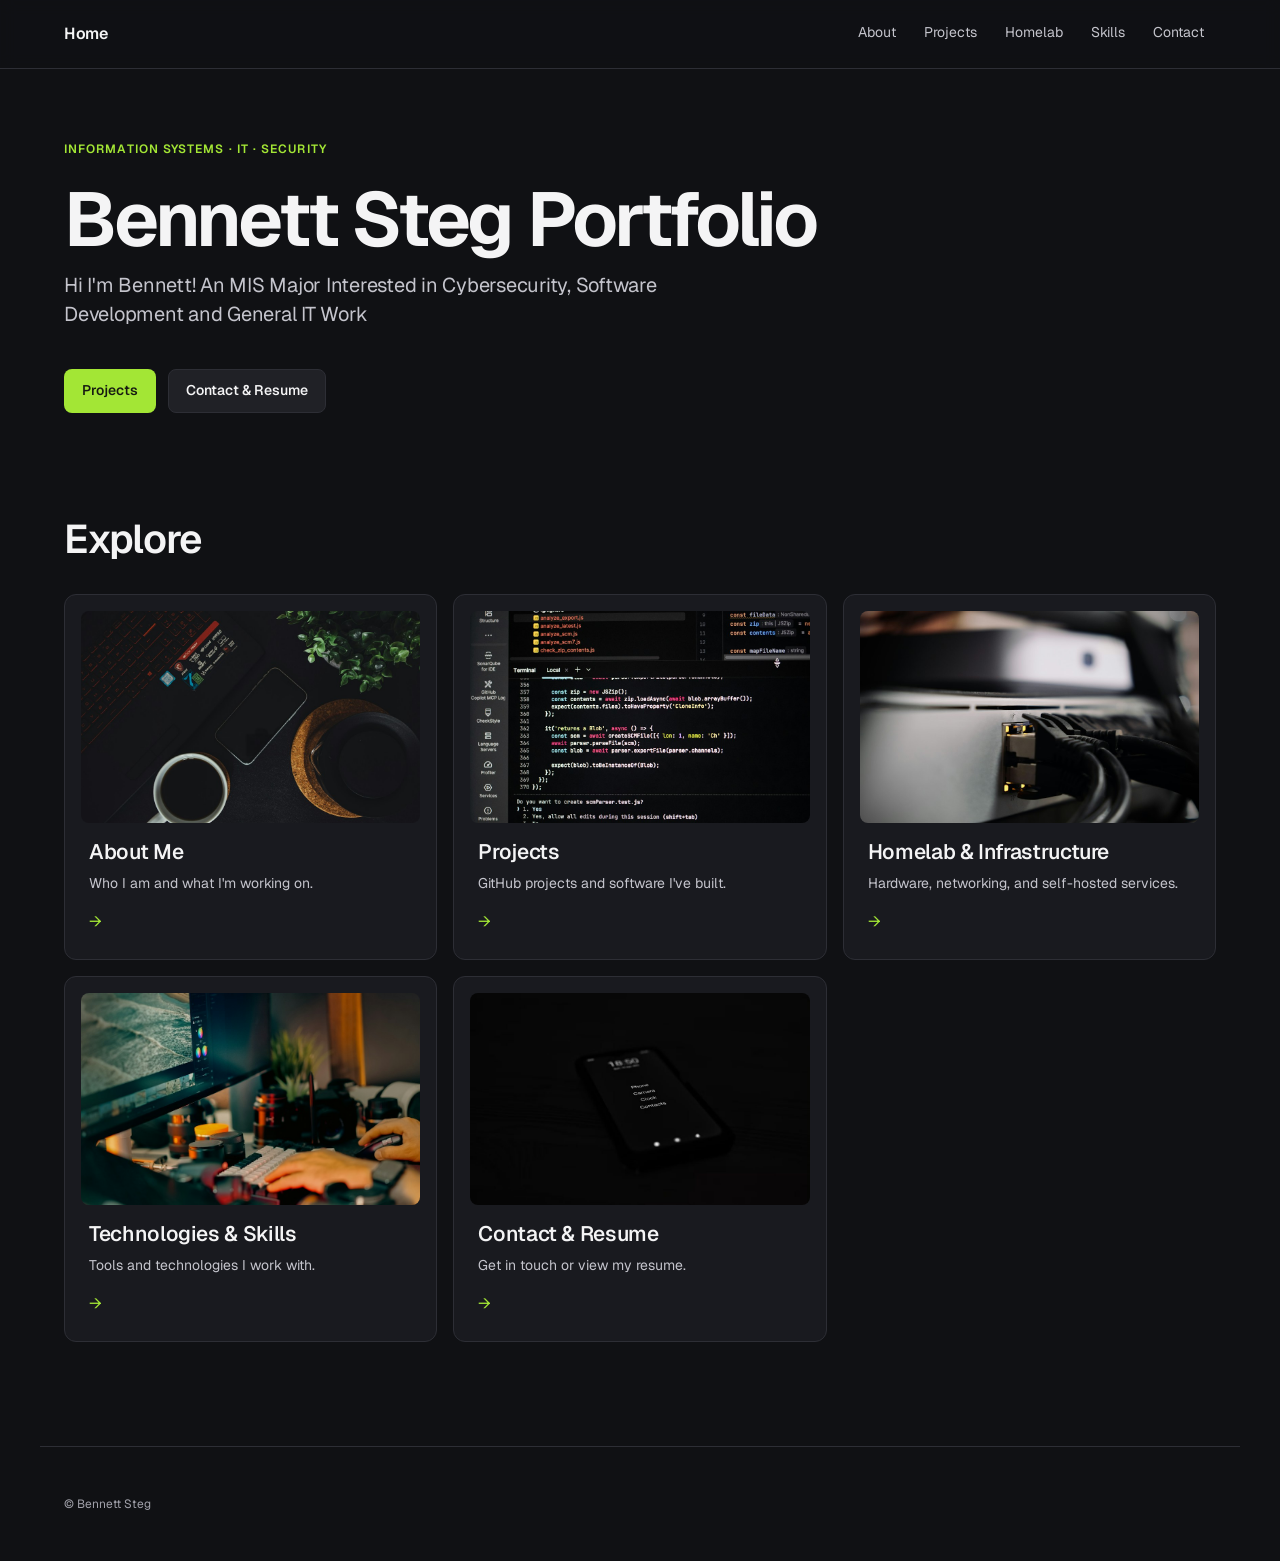
<file: index.html>
<!doctype html>
<html lang="en">
<head>
  <meta charset="utf-8" />
  <meta name="viewport" content="width=device-width, initial-scale=1" />
  <title>Bennett Steg Portfolio</title>
  <link rel="preconnect" href="https://fonts.googleapis.com" />
  <link rel="preconnect" href="https://fonts.gstatic.com" crossorigin />
  <link href="https://fonts.googleapis.com/css2?family=Geist:wght@400;550;600;650&family=Geist+Mono&display=swap" rel="stylesheet" />
  <link rel="stylesheet" href="css/style.css" />
</head>
<body>
  <script src="js/header.js"></script>

  <main>
    <section>
      <p class="eyebrow">Information Systems &middot; IT &middot; Security</p>
      <h1>Bennett Steg Portfolio</h1>
      <p class="lead">Hi I'm Bennett! An MIS Major Interested in Cybersecurity, Software Development and General IT Work</p>
      <div class="actions">
        <a class="button button-primary" href="projects.html">Projects</a>
        <a class="button button-secondary" href="contact.html">Contact &amp; Resume</a>
      </div>
    </section>

    <section>
      <div class="section-head">
        <h2>Explore</h2>
      </div>
      <div class="section-grid">
        <a class="section-card" href="about.html">
          <img src="img/about.jpg" alt="Overhead view of a dark desk with a laptop, phone, plant, and a cup of coffee" width="1000" height="667" loading="lazy" />
          <h3>About Me</h3>
          <p>Who I am and what I'm working on.</p>
          <span class="arrow" aria-hidden="true">&rarr;</span>
        </a>
        <a class="section-card" href="projects.html">
          <img src="img/projects.jpg" alt="Source code open in a dark-themed code editor" width="1000" height="625" loading="lazy" />
          <h3>Projects</h3>
          <p>GitHub projects and software I've built.</p>
          <span class="arrow" aria-hidden="true">&rarr;</span>
        </a>
        <a class="section-card" href="homelab.html">
          <img src="img/homelab.jpg" alt="Ethernet cables plugged into a network switch" width="1000" height="625" loading="lazy" />
          <h3>Homelab &amp; Infrastructure</h3>
          <p>Hardware, networking, and self-hosted services.</p>
          <span class="arrow" aria-hidden="true">&rarr;</span>
        </a>
        <a class="section-card" href="skills.html">
          <img src="img/skills.jpg" alt="Hands on a keyboard and mouse in front of a computer monitor" width="1000" height="563" loading="lazy" />
          <h3>Technologies &amp; Skills</h3>
          <p>Tools and technologies I work with.</p>
          <span class="arrow" aria-hidden="true">&rarr;</span>
        </a>
        <a class="section-card" href="contact.html">
          <img src="img/contact.jpg" alt="A smartphone on a dark surface with a minimal home screen listing Phone, Camera, Clock, and Contacts" width="1000" height="665" loading="lazy" />
          <h3>Contact &amp; Resume</h3>
          <p>Get in touch or view my resume.</p>
          <span class="arrow" aria-hidden="true">&rarr;</span>
        </a>
      </div>
    </section>
  </main>

  <footer class="site-footer">&copy; Bennett Steg</footer>

  <script src="js/nav.js"></script>
</body>
</html>
</file>
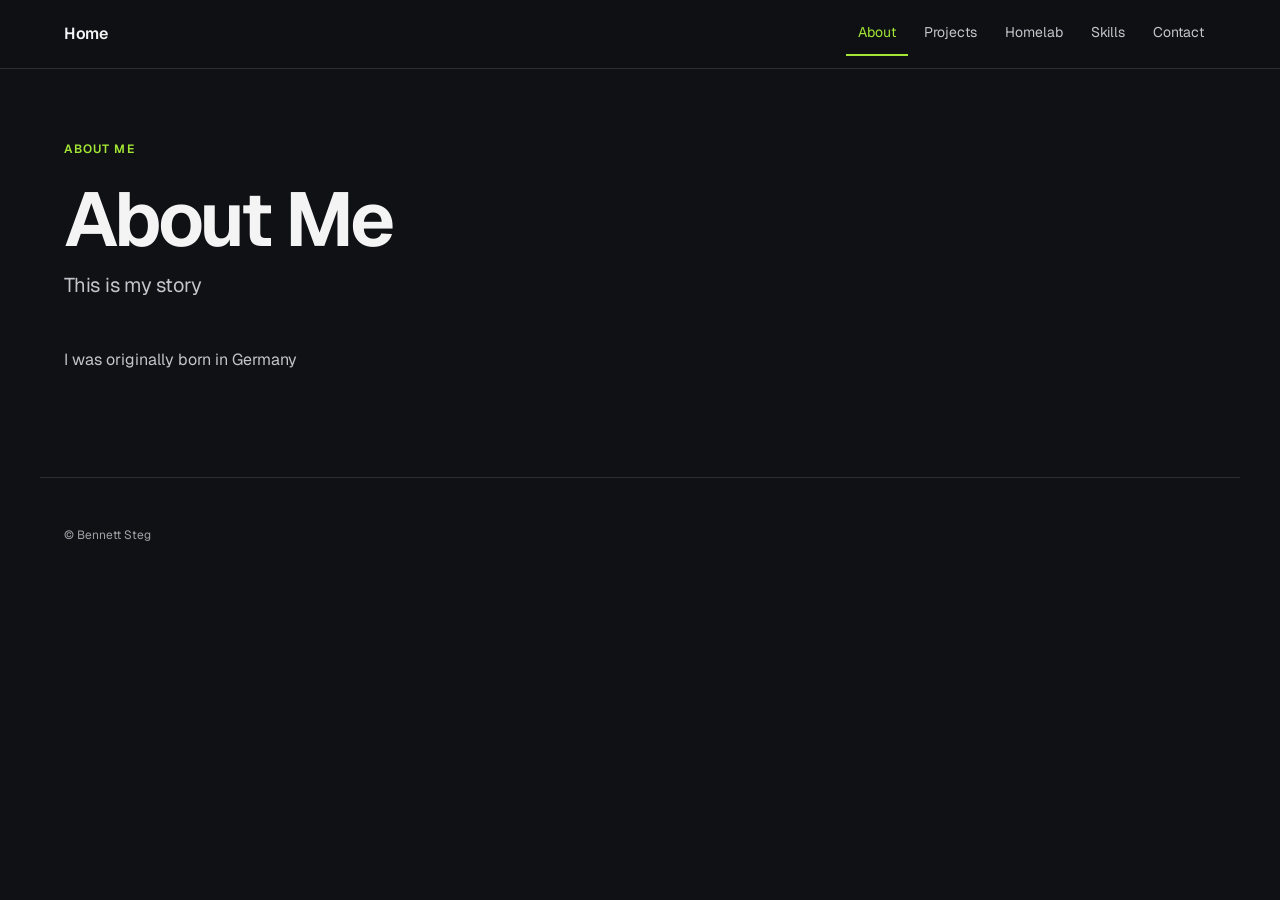
<file: about.html>
<!doctype html>
<html lang="en">
<head>
  <meta charset="utf-8" />
  <meta name="viewport" content="width=device-width, initial-scale=1" />
  <title>About Me &middot; Bennett Steg</title>
  <link rel="preconnect" href="https://fonts.googleapis.com" />
  <link rel="preconnect" href="https://fonts.gstatic.com" crossorigin />
  <link href="https://fonts.googleapis.com/css2?family=Geist:wght@400;550;600;650&family=Geist+Mono&display=swap" rel="stylesheet" />
  <link rel="stylesheet" href="css/style.css" />
</head>
<body>
  <script src="js/header.js"></script>

  <main>
    <p class="eyebrow">About Me</p>
    <h1>About Me</h1>
    <p class="lead">This is my story</p>

    <section>
      <p data-desc="about-me">Loading&hellip;</p>
    </section>
  </main>

  <footer class="site-footer">&copy; Bennett Steg</footer>

  <script src="js/nav.js"></script>
  <script src="js/data-loader.js"></script>
  <script>
    loadDescriptions("data/about.json");
  </script>
</body>
</html>
</file>
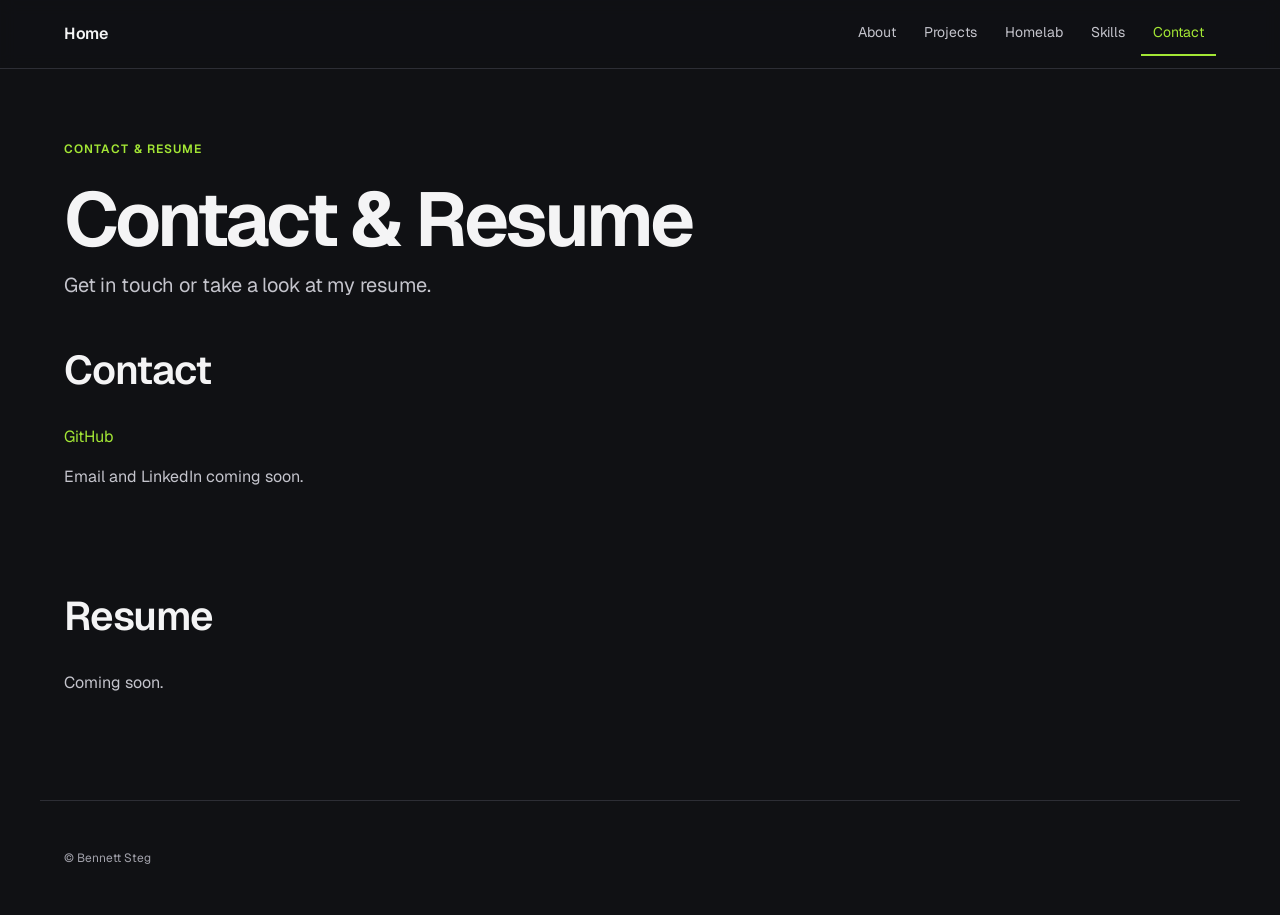
<file: contact.html>
<!doctype html>
<html lang="en">
<head>
  <meta charset="utf-8" />
  <meta name="viewport" content="width=device-width, initial-scale=1" />
  <title>Contact &amp; Resume &middot; Bennett Steg</title>
  <link rel="preconnect" href="https://fonts.googleapis.com" />
  <link rel="preconnect" href="https://fonts.gstatic.com" crossorigin />
  <link href="https://fonts.googleapis.com/css2?family=Geist:wght@400;550;600;650&family=Geist+Mono&display=swap" rel="stylesheet" />
  <link rel="stylesheet" href="css/style.css" />
</head>
<body>
  <script src="js/header.js"></script>

  <main>
    <p class="eyebrow">Contact &amp; Resume</p>
    <h1>Contact &amp; Resume</h1>
    <p class="lead">Get in touch or take a look at my resume.</p>

    <section>
      <div class="section-head">
        <h2>Contact</h2>
      </div>
      <ul class="link-list">
        <li><a href="https://github.com/bennettsteg">GitHub</a></li>
      </ul>
      <p>Email and LinkedIn coming soon.</p>
    </section>

    <section>
      <div class="section-head">
        <h2>Resume</h2>
      </div>
      <p>Coming soon.</p>
    </section>
  </main>

  <footer class="site-footer">&copy; Bennett Steg</footer>

  <script src="js/nav.js"></script>
</body>
</html>
</file>
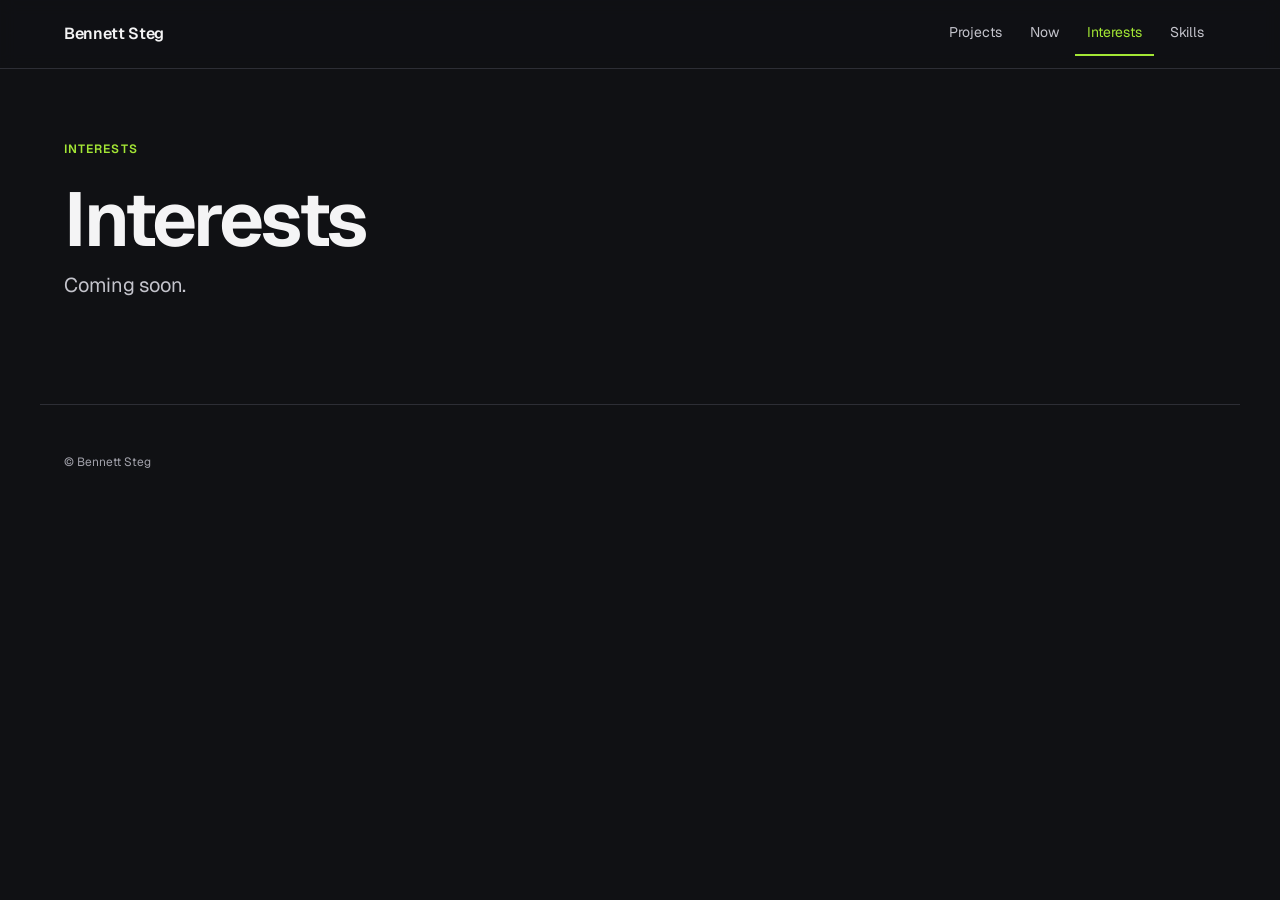
<file: interests.html>
<!doctype html>
<html lang="en">
<head>
  <meta charset="utf-8" />
  <meta name="viewport" content="width=device-width, initial-scale=1" />
  <title>Interests &middot; Bennett Steg</title>
  <link rel="preconnect" href="https://fonts.googleapis.com" />
  <link rel="preconnect" href="https://fonts.gstatic.com" crossorigin />
  <link href="https://fonts.googleapis.com/css2?family=Geist:wght@400;550;600;650&family=Geist+Mono&display=swap" rel="stylesheet" />
  <link rel="stylesheet" href="css/style.css" />
</head>
<body>
  <header class="site-header">
    <nav>
      <a href="index.html" class="brand">Bennett Steg</a>
      <button class="nav-toggle" type="button" aria-expanded="false">Menu</button>
      <a href="projects.html">Projects</a>
      <a href="now.html">Now</a>
      <a href="interests.html" class="active">Interests</a>
      <a href="skills.html">Skills</a>
    </nav>
  </header>

  <main>
    <p class="eyebrow">Interests</p>
    <h1>Interests</h1>
    <p class="lead">Coming soon.</p>
  </main>

  <footer class="site-footer">&copy; Bennett Steg</footer>

  <script src="js/nav.js"></script>
</body>
</html>
</file>
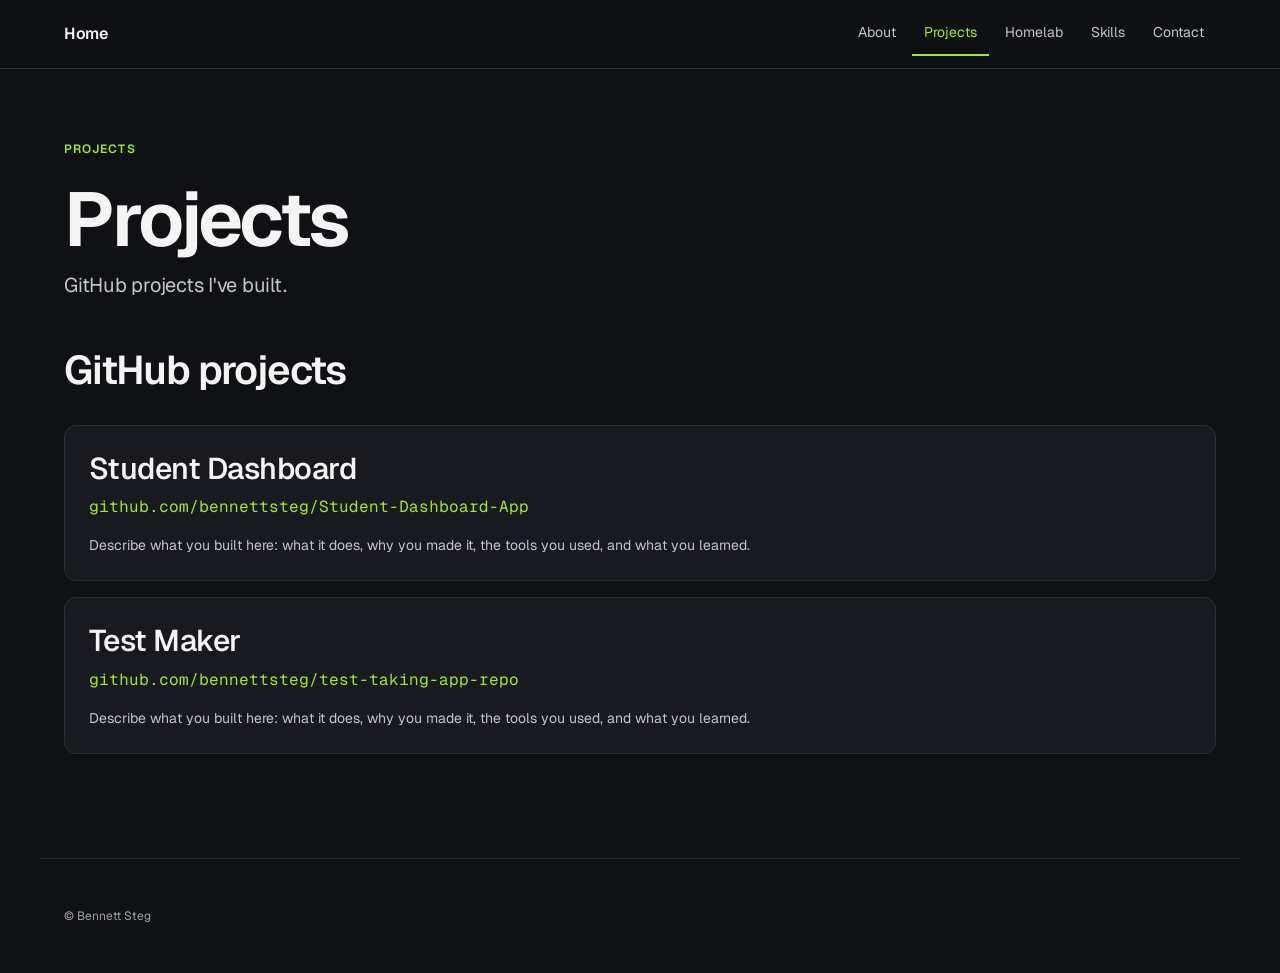
<file: projects.html>
<!doctype html>
<html lang="en">
<head>
  <meta charset="utf-8" />
  <meta name="viewport" content="width=device-width, initial-scale=1" />
  <title>Projects &middot; Bennett Steg</title>
  <link rel="preconnect" href="https://fonts.googleapis.com" />
  <link rel="preconnect" href="https://fonts.gstatic.com" crossorigin />
  <link href="https://fonts.googleapis.com/css2?family=Geist:wght@400;550;600;650&family=Geist+Mono&display=swap" rel="stylesheet" />
  <link rel="stylesheet" href="css/style.css" />
</head>
<body>
  <script src="js/header.js"></script>

  <main class="page-projects">
    <p class="eyebrow">Projects</p>
    <h1>Projects</h1>
    <p class="lead">GitHub projects I've built.</p>

    <section>
      <div class="section-head">
        <h2>GitHub projects</h2>
      </div>
      <!-- To edit a project: change the <h3> title and the repo link here, and its description in data/projects.json (matched by the data-desc id). -->
      <article>
        <h3>Student Dashboard</h3>
        <p class="meta"><a href="https://github.com/bennettsteg/Student-Dashboard-App">github.com/bennettsteg/Student-Dashboard-App</a></p>
        <p data-desc="github-project-1">Loading&hellip;</p>
      </article>
      <article>
        <h3>Test Maker</h3>
        <p class="meta"><a href="https://github.com/bennettsteg/test-taking-app-repo">github.com/bennettsteg/test-taking-app-repo</a></p>
        <p data-desc="github-project-2">Loading&hellip;</p>
      </article>
    </section>

  </main>

  <footer class="site-footer">&copy; Bennett Steg</footer>

  <script src="js/nav.js"></script>
  <script src="js/data-loader.js"></script>
  <script>
    loadDescriptions("data/projects.json");
  </script>
</body>
</html>
</file>
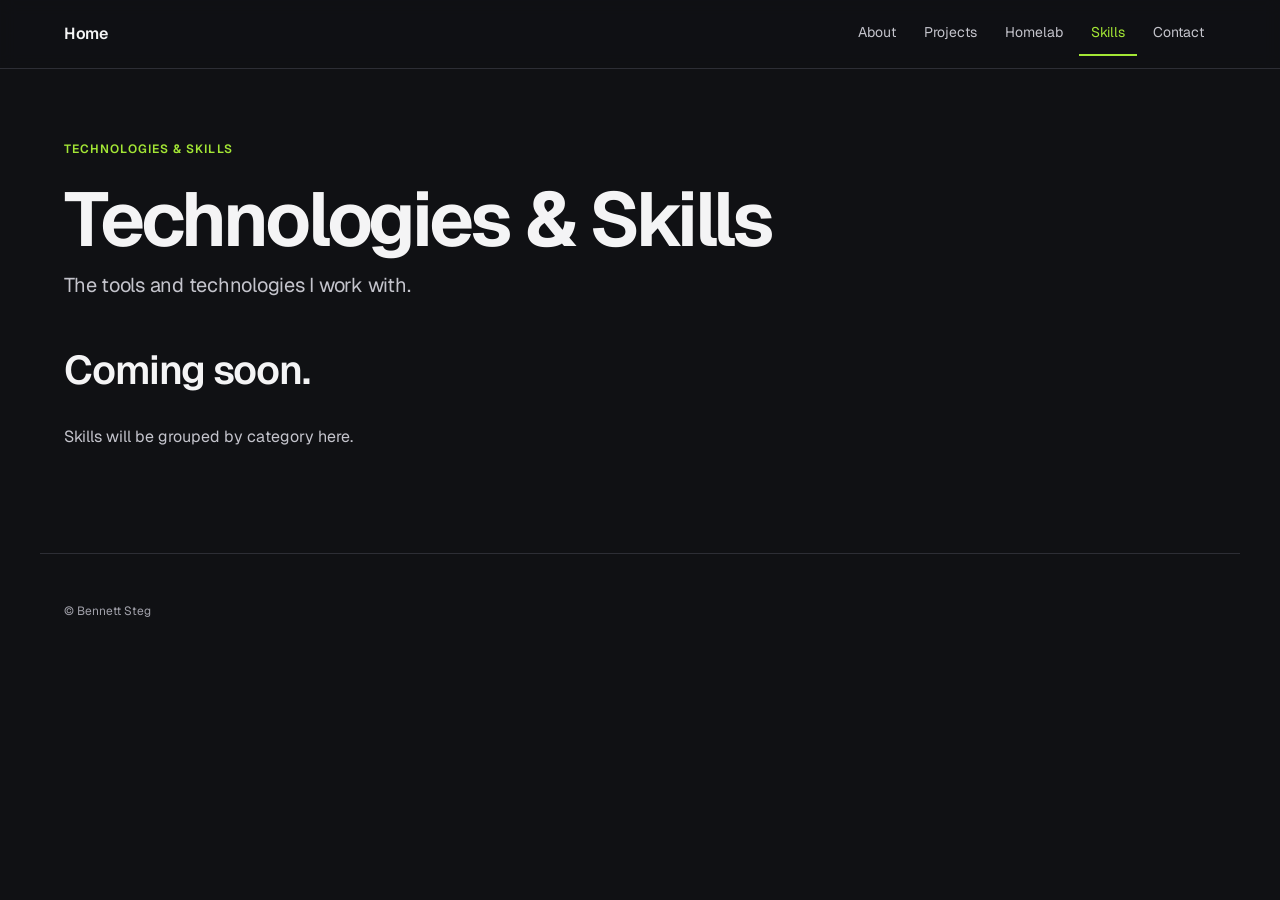
<file: skills.html>
<!doctype html>
<html lang="en">
<head>
  <meta charset="utf-8" />
  <meta name="viewport" content="width=device-width, initial-scale=1" />
  <title>Technologies &amp; Skills &middot; Bennett Steg</title>
  <link rel="preconnect" href="https://fonts.googleapis.com" />
  <link rel="preconnect" href="https://fonts.gstatic.com" crossorigin />
  <link href="https://fonts.googleapis.com/css2?family=Geist:wght@400;550;600;650&family=Geist+Mono&display=swap" rel="stylesheet" />
  <link rel="stylesheet" href="css/style.css" />
</head>
<body>
  <script src="js/header.js"></script>

  <main>
    <p class="eyebrow">Technologies &amp; Skills</p>
    <h1>Technologies &amp; Skills</h1>
    <p class="lead">The tools and technologies I work with.</p>

    <section>
      <div class="section-head">
        <h2>Coming soon.</h2>
      </div>
      <p>Skills will be grouped by category here.</p>
    </section>
  </main>

  <footer class="site-footer">&copy; Bennett Steg</footer>

  <script src="js/nav.js"></script>
</body>
</html>
</file>
<file: css/style.css>
/* Tokens from DESIGN.md */
:root {
  --primary: #a3e635;
  --on-primary: #171a12;
  --primary-hover: #bef264;
  --primary-focus: #84cc16;

  --ink: #f4f4f5;
  --ink-muted: #c4c4cc;
  --ink-subtle: #a1a1aa;

  --canvas: #101114;
  --surface-1: #191a1f;
  --surface-2: #202126;
  --surface-3: #27282f;
  --hairline: #2d2e35;
  --hairline-strong: #45464f;

  --font-sans: "Geist", "Inter", system-ui, -apple-system, "Segoe UI", Roboto, sans-serif;
  --font-mono: "Geist Mono", "JetBrains Mono", ui-monospace, monospace;

  --radius-sm: 6px;
  --radius-md: 8px;
  --radius-lg: 12px;
  --radius-xl: 16px;

  --gutter: 24px;
  --max-width: 1200px;
  --section: 104px;
  --transition: 180ms ease;
}

* {
  box-sizing: border-box;
}

html {
  color-scheme: dark;
}

body {
  margin: 0;
  background: var(--canvas);
  color: var(--ink);
  font-family: var(--font-sans);
  font-size: 16px;
  line-height: 1.55;
  -webkit-font-smoothing: antialiased;
}

a {
  color: var(--primary);
  text-decoration: none;
  transition: color var(--transition);
}

a:hover {
  color: var(--primary-hover);
}

:focus-visible {
  outline: 2px solid var(--primary-focus);
  outline-offset: 3px;
  border-radius: var(--radius-xs, 4px);
}

/* Typography */
h1, h2, h3 {
  margin: 0;
  color: var(--ink);
}

h1 {
  font-size: clamp(2.5rem, 7vw, 4.75rem);
  font-weight: 650;
  line-height: 1.02;
  letter-spacing: -0.042em;
}

h2 {
  font-size: clamp(1.75rem, 4vw, 2.5rem);
  font-weight: 600;
  line-height: 1.12;
  letter-spacing: -0.03em;
}

h3 {
  font-size: 1.3125rem;
  font-weight: 550;
  line-height: 1.25;
  letter-spacing: -0.017em;
}

p {
  margin: 0;
  color: var(--ink-muted);
}

.eyebrow {
  margin: 0 0 var(--gutter);
  color: var(--primary);
  font-size: 0.75rem;
  font-weight: 600;
  line-height: 1.35;
  letter-spacing: 0.09em;
  text-transform: uppercase;
}

.lead {
  max-width: 40rem;
  margin-top: 12px;
  font-size: 1.25rem;
  line-height: 1.45;
  letter-spacing: -0.0125em;
}

/* Projects page: larger project card title and repo link */
.page-projects article h3 {
  font-size: 1.875rem;
}

.page-projects article .meta {
  font-size: 1rem;
}

/* Navigation */
header.site-header {
  position: sticky;
  top: 0;
  z-index: 10;
  background: rgba(16, 17, 20, 0.85);
  backdrop-filter: blur(8px);
  border-bottom: 1px solid var(--hairline);
}

header.site-header nav {
  max-width: var(--max-width);
  min-height: 68px;
  margin: 0 auto;
  padding: 0 var(--gutter);
  display: flex;
  align-items: center;
  gap: 4px;
  font-size: 0.875rem;
}

header.site-header nav .brand {
  margin-right: auto;
  color: var(--ink);
  font-size: 1rem;
  font-weight: 600;
  letter-spacing: -0.02em;
}

header.site-header nav a:not(.brand) {
  padding: 10px 12px;
  border-radius: var(--radius-md);
  color: var(--ink-muted);
  border-bottom: 2px solid transparent;
  border-radius: 0;
}

header.site-header nav a:not(.brand):hover {
  color: var(--primary);
}

header.site-header nav a.active {
  color: var(--primary);
  border-bottom-color: var(--primary);
}

.nav-toggle {
  display: none;
  min-height: 44px;
  padding: 10px 16px;
  background: var(--surface-2);
  color: var(--ink);
  border: 1px solid var(--hairline);
  border-radius: var(--radius-md);
  font: 550 0.875rem/1.2 var(--font-sans);
  cursor: pointer;
}

/* Layout */
main {
  max-width: var(--max-width);
  margin: 0 auto;
  padding: 72px var(--gutter) var(--section);
}

main > section + section {
  margin-top: var(--section);
}

/* The page lead belongs to the page title, so set it apart from the first section */
main > .lead + section {
  margin-top: 48px;
}

.section-head {
  margin-bottom: 32px;
}

.section-head p {
  max-width: 36rem;
  margin-top: 12px;
}

/* Buttons */
.actions {
  display: flex;
  flex-wrap: wrap;
  gap: 12px;
  margin-top: 40px;
}

.button {
  display: inline-flex;
  align-items: center;
  min-height: 44px;
  padding: 11px 17px;
  border: 1px solid transparent;
  border-radius: var(--radius-md);
  font-size: 0.875rem;
  font-weight: 550;
  line-height: 1.2;
  transition: background var(--transition), border-color var(--transition);
}

.button-primary {
  background: var(--primary);
  color: var(--on-primary);
}

.button-primary:hover {
  background: var(--primary-hover);
  color: var(--on-primary);
}

.button-primary:active {
  background: var(--primary-focus);
}

.button-secondary {
  background: var(--surface-2);
  color: var(--ink);
  border-color: var(--hairline);
}

.button-secondary:hover {
  background: var(--surface-3);
  border-color: var(--hairline-strong);
  color: var(--ink);
}

/* Cards */
article {
  padding: 24px;
  background: var(--surface-1);
  border: 1px solid var(--hairline);
  border-radius: var(--radius-lg);
  transition: background var(--transition), border-color var(--transition);
}

.lead + article {
  margin-top: 40px;
}

article + article {
  margin-top: 16px;
}

article:hover {
  background: var(--surface-2);
  border-color: var(--hairline-strong);
}

article h2 {
  font-size: 1.75rem;
  letter-spacing: -0.02em;
}

article h3,
article h2 {
  margin-bottom: 12px;
}

article p {
  font-size: 0.875rem;
  line-height: 1.5;
}

article p + p {
  margin-top: 16px;
}

article .meta {
  margin: -4px 0 16px;
  color: var(--ink-subtle);
  font-size: 0.75rem;
  font-family: var(--font-mono);
}

.tags {
  list-style: none;
  display: flex;
  flex-wrap: wrap;
  gap: 8px;
  padding: 0;
  margin: 16px 0 0;
}

.tags li {
  padding: 5px 9px;
  background: var(--surface-2);
  color: var(--ink-muted);
  border-radius: var(--radius-sm);
  font-size: 0.75rem;
  line-height: 1.4;
}

/* Section navigation cards (home) */
.section-grid {
  display: grid;
  grid-template-columns: repeat(auto-fit, minmax(280px, 1fr));
  gap: 16px;
}

.section-card {
  display: flex;
  flex-direction: column;
  gap: 8px;
  padding: 16px 16px 24px;
  background: var(--surface-1);
  border: 1px solid var(--hairline);
  border-radius: var(--radius-lg);
  color: var(--ink);
  transition: background var(--transition), border-color var(--transition);
}

.section-card:hover {
  background: var(--surface-2);
  border-color: var(--hairline-strong);
  color: var(--ink);
}

.section-card img {
  display: block;
  width: 100%;
  height: auto;
  aspect-ratio: 16 / 10;
  object-fit: cover;
  margin-bottom: 8px;
  background: var(--surface-2);
  border-radius: var(--radius-md);
  transition: transform var(--transition);
}

.section-card:hover img {
  transform: scale(1.02);
}

.section-card h3,
.section-card p,
.section-card .arrow {
  padding: 0 8px;
}

.section-card p {
  font-size: 0.875rem;
  line-height: 1.5;
}

.section-card .arrow {
  margin-top: auto;
  padding-top: 8px;
  color: var(--primary);
}

/* Homelab: interactive 3D case. Without JS/WebGL the stage stays hidden and the parts show as a plain list. */
.lab-explorer {
  display: grid;
  gap: 16px;
}

.lab-explorer.is-enhanced,
.lab-pending .lab-explorer {
  grid-template-columns: minmax(0, 1fr) 320px;
}

/* While the 3D view loads: show its empty frame (no layout jump) and hold back the fallback list */
.lab-pending .lab-stage[hidden] {
  display: block;
}

.lab-pending .lab-parts {
  display: none;
}

.stack-pending .stack-articles {
  display: none;
}

.lab-stage {
  position: relative;
  height: clamp(380px, 50vw, 560px);
  background: var(--surface-1);
  border: 1px solid var(--hairline);
  border-radius: var(--radius-xl);
  overflow: hidden;
}

.lab-stage canvas {
  display: block;
  width: 100%;
  height: 100%;
}

.lab-overlay,
.lab-lines {
  position: absolute;
  inset: 0;
  width: 100%;
  height: 100%;
  pointer-events: none;
}

.lab-lines {
  overflow: visible;
}

.lab-line {
  stroke: var(--ink-subtle);
  stroke-width: 1;
}

.lab-dot {
  fill: var(--primary);
}

.lab-halo {
  fill: none;
  stroke: var(--primary);
  stroke-opacity: 0.4;
}

.lab-hit {
  fill: transparent;
  pointer-events: all;
  cursor: pointer;
}

.is-active .lab-line {
  stroke: var(--primary);
}

.lab-label {
  position: absolute;
  top: 0;
  left: 0;
  min-height: 32px;
  padding: 6px 12px;
  background: var(--surface-3);
  color: var(--ink);
  border: 1px solid var(--hairline-strong);
  border-radius: var(--radius-md);
  font: 550 0.875rem/1.2 var(--font-sans);
  white-space: nowrap;
  cursor: pointer;
  pointer-events: auto;
  transition: background var(--transition), border-color var(--transition), color var(--transition);
}

.lab-label:hover {
  border-color: var(--primary);
}

.lab-label[aria-pressed="true"] {
  background: var(--primary);
  border-color: var(--primary);
  color: var(--on-primary);
}

.lab-hint {
  position: absolute;
  left: 50%;
  bottom: 12px;
  transform: translateX(-50%);
  color: var(--ink-subtle);
  font-size: 0.75rem;
  white-space: nowrap;
  pointer-events: none;
}

.lab-prompt {
  padding: 24px;
  border: 1px dashed var(--hairline-strong);
  border-radius: var(--radius-lg);
}

/* Product photos have white backgrounds, so frame them in white and show the whole part */
.lab-parts article img {
  display: block;
  width: 100%;
  aspect-ratio: 4 / 3;
  object-fit: contain;
  padding: 8px;
  margin-bottom: 16px;
  background: #fff;
  border-radius: var(--radius-md);
}

/* Homelab: diagram of what the server runs. Boxes nest to show what runs inside what; without JS the boxes are links to the descriptions below. */
.stack-explorer {
  display: grid;
  gap: 16px;
}

.stack-diagram {
  position: relative;
  padding: 24px;
  background: var(--surface-1);
  border: 1px solid var(--hairline);
  border-radius: var(--radius-xl);
}

.stack-links {
  position: absolute;
  inset: 0;
  width: 100%;
  height: 100%;
  pointer-events: none;
}

.stack-link {
  fill: none;
  stroke: var(--hairline-strong);
  stroke-width: 1.5;
  stroke-linejoin: round;
}

.stack-root,
.stack-branches {
  position: relative;
}

.stack-root {
  display: flex;
  justify-content: center;
  margin-bottom: 40px;
}

.stack-branches {
  display: grid;
  grid-template-columns: 3fr 1fr;
  gap: 24px;
  align-items: start;
}

.stack-group {
  display: flex;
  flex-direction: column;
  gap: 8px;
  padding: 12px;
  background: var(--surface-2);
  border: 1px solid var(--hairline);
  border-radius: var(--radius-lg);
}

.stack-group-inner {
  background: var(--surface-1);
}

/* Tailscale and Docker: equal width and height side by side inside the VM */
.stack-row {
  display: grid;
  grid-template-columns: repeat(2, minmax(0, 1fr));
  gap: 8px;
}

.stack-group-text {
  padding: 0 4px;
  font-size: 0.875rem;
  line-height: 1.5;
}

.stack-node {
  display: flex;
  align-items: center;
  gap: 10px;
  min-height: 44px;
  padding: 8px 14px;
  background: var(--surface-3);
  color: var(--ink);
  border: 1px solid var(--hairline-strong);
  border-radius: var(--radius-md);
  transition: background var(--transition), border-color var(--transition), color var(--transition);
}

.stack-node:hover {
  border-color: var(--primary);
  color: var(--ink);
}

.stack-node[aria-current="true"] {
  background: var(--primary);
  border-color: var(--primary);
  color: var(--on-primary);
}

.stack-icon {
  flex: none;
  box-sizing: border-box;
  width: 28px;
  height: 28px;
  padding: 3px;
  object-fit: contain;
  border-radius: var(--radius-sm);
  transition: background var(--transition);
}

/* Light icons would vanish on the lime selected state, so they get a dark chip there */
.stack-node[aria-current="true"] .stack-icon {
  background: var(--surface-1);
}

.stack-text {
  display: flex;
  flex-direction: column;
  gap: 2px;
  min-width: 0;
}

.stack-name {
  font-size: 0.9375rem;
  font-weight: 550;
  line-height: 1.25;
  letter-spacing: -0.01em;
}

.stack-kind {
  color: var(--ink-subtle);
  font-family: var(--font-mono);
  font-size: 0.75rem;
  line-height: 1.4;
}

.stack-node[aria-current="true"] .stack-kind {
  color: var(--on-primary);
}

.stack-tiles {
  display: grid;
  grid-template-columns: repeat(auto-fill, minmax(104px, 1fr));
  gap: 8px;
  margin: 0;
  padding: 0;
  list-style: none;
}

.stack-tiles .stack-node {
  height: 100%;
}

/* Tiles are narrow, so the icon sits above the name */
.stack-tile {
  flex-direction: column;
  justify-content: center;
  gap: 6px;
  min-height: 76px;
  padding: 10px 8px;
  text-align: center;
}

.stack-tile .stack-text {
  align-items: center;
}

.stack-prompt {
  padding: 24px;
  border: 1px dashed var(--hairline-strong);
  border-radius: var(--radius-lg);
}

/* The description sits below the diagram at full width, with room for more text and images */
.stack-articles article {
  padding: 28px;
}

.stack-articles article[hidden] {
  display: none;
}

.stack-articles article p {
  max-width: 46rem;
  font-size: 0.9375rem;
  line-height: 1.6;
}

.stack-articles article figure {
  margin: 20px 0 0;
}

.stack-articles article img {
  display: block;
  max-width: 100%;
  height: auto;
  border: 1px solid var(--hairline-strong);
  border-radius: var(--radius-md);
}

.link-list {
  margin: 0 0 16px;
  padding: 0;
  list-style: none;
}

/* Footer */
footer.site-footer {
  max-width: var(--max-width);
  margin: 0 auto;
  padding: 48px var(--gutter);
  border-top: 1px solid var(--hairline);
  color: var(--ink-subtle);
  font-size: 0.75rem;
}

/* Responsive */
@media (max-width: 768px) {
  :root {
    --gutter: 16px;
    --section: 64px;
  }

  main {
    padding-top: 48px;
  }

  header.site-header nav {
    flex-wrap: wrap;
    padding-top: 12px;
    padding-bottom: 12px;
  }

  .nav-toggle {
    display: inline-flex;
    align-items: center;
  }

  header.site-header nav a:not(.brand) {
    display: none;
    width: 100%;
    min-height: 44px;
    align-items: center;
  }

  header.site-header nav.open a:not(.brand) {
    display: flex;
  }
}

@media (max-width: 900px) {
  .lab-explorer.is-enhanced,
  .lab-pending .lab-explorer {
    grid-template-columns: minmax(0, 1fr);
  }

  .lab-stage {
    height: clamp(360px, 90vw, 480px);
  }
}

@media (max-width: 900px) {
  .stack-row {
    grid-template-columns: minmax(0, 1fr);
  }
}

@media (max-width: 640px) {
  .stack-diagram {
    padding: 16px;
  }

  .stack-root {
    justify-content: flex-start;
    margin-bottom: 28px;
  }

  .stack-branches {
    grid-template-columns: minmax(0, 1fr);
    gap: 16px;
    padding-left: 28px;
  }
}

@media (max-width: 480px) {
  .lab-label {
    padding: 6px 10px;
    font-size: 0.8125rem;
  }
}

@media (pointer: coarse) {
  .lab-label {
    min-height: 44px;
  }
}

@media (prefers-reduced-motion: reduce) {
  * {
    transition: none !important;
  }
}
</file>
